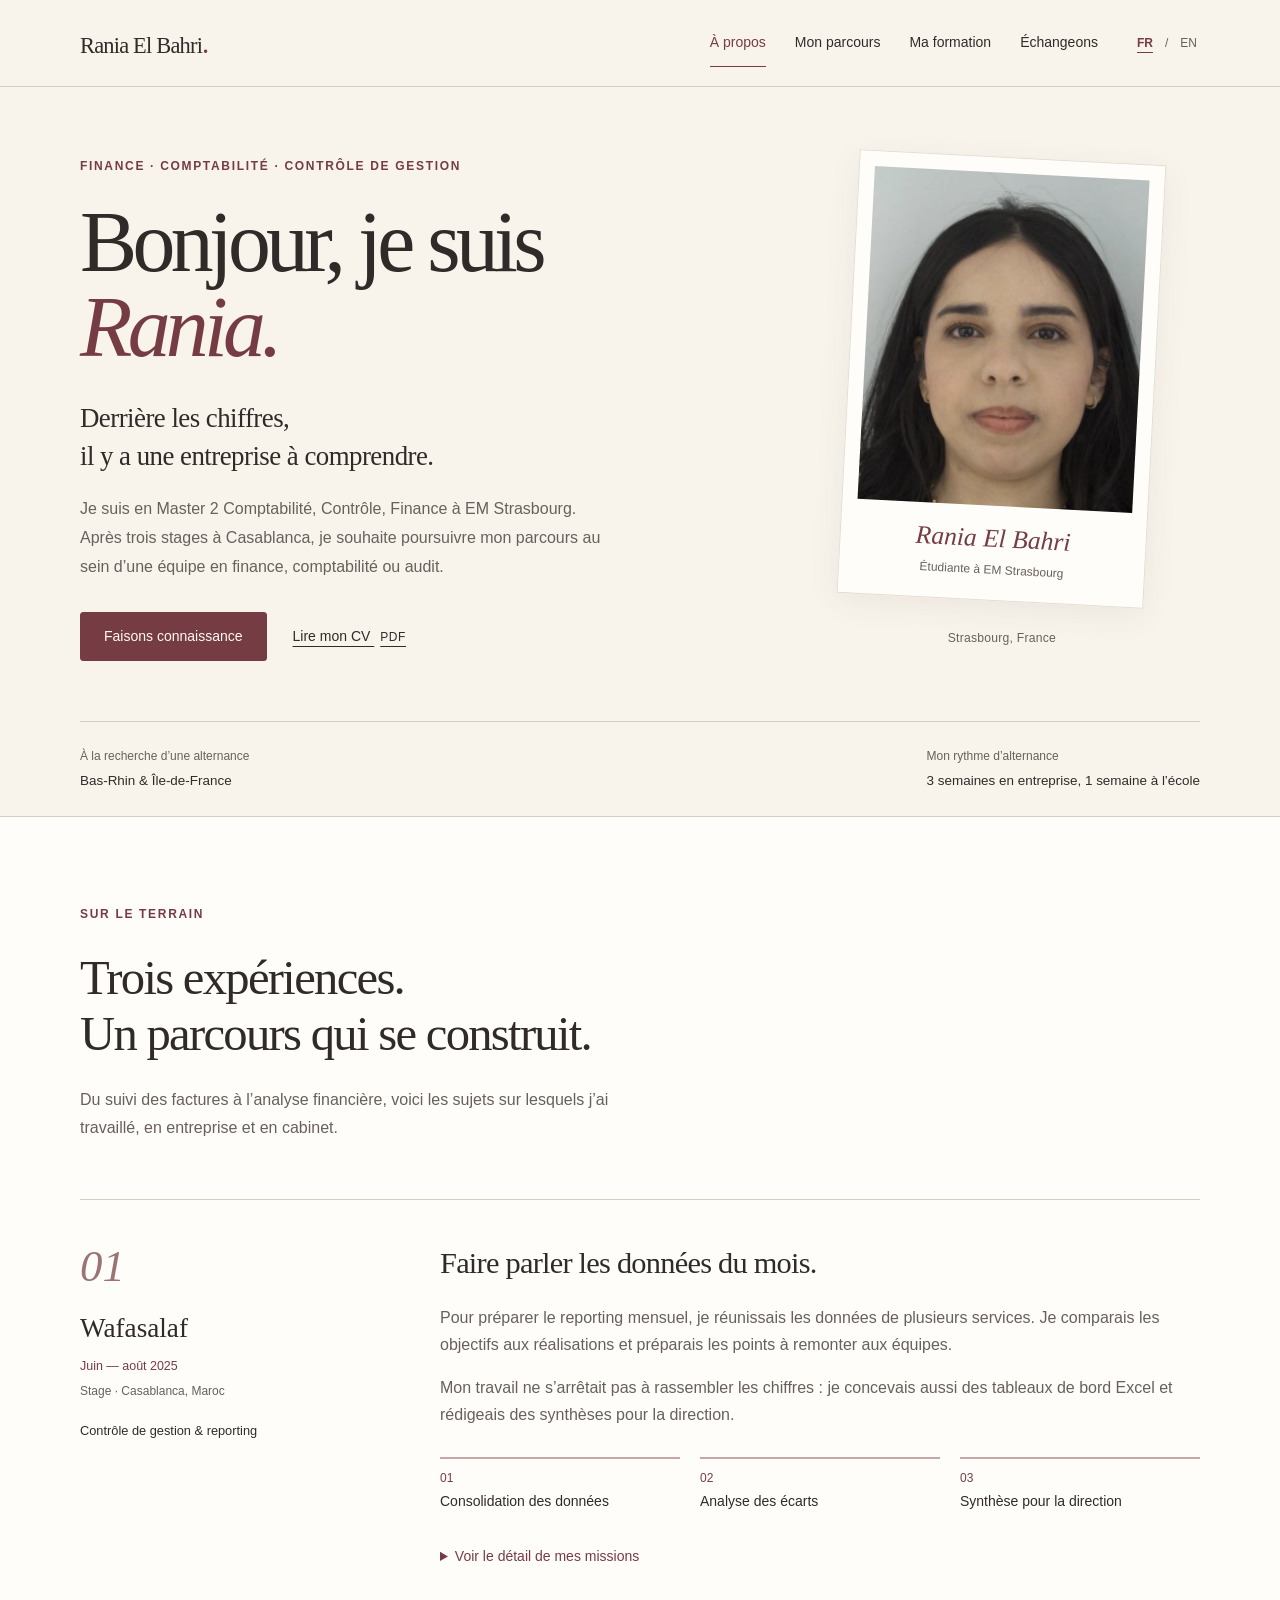
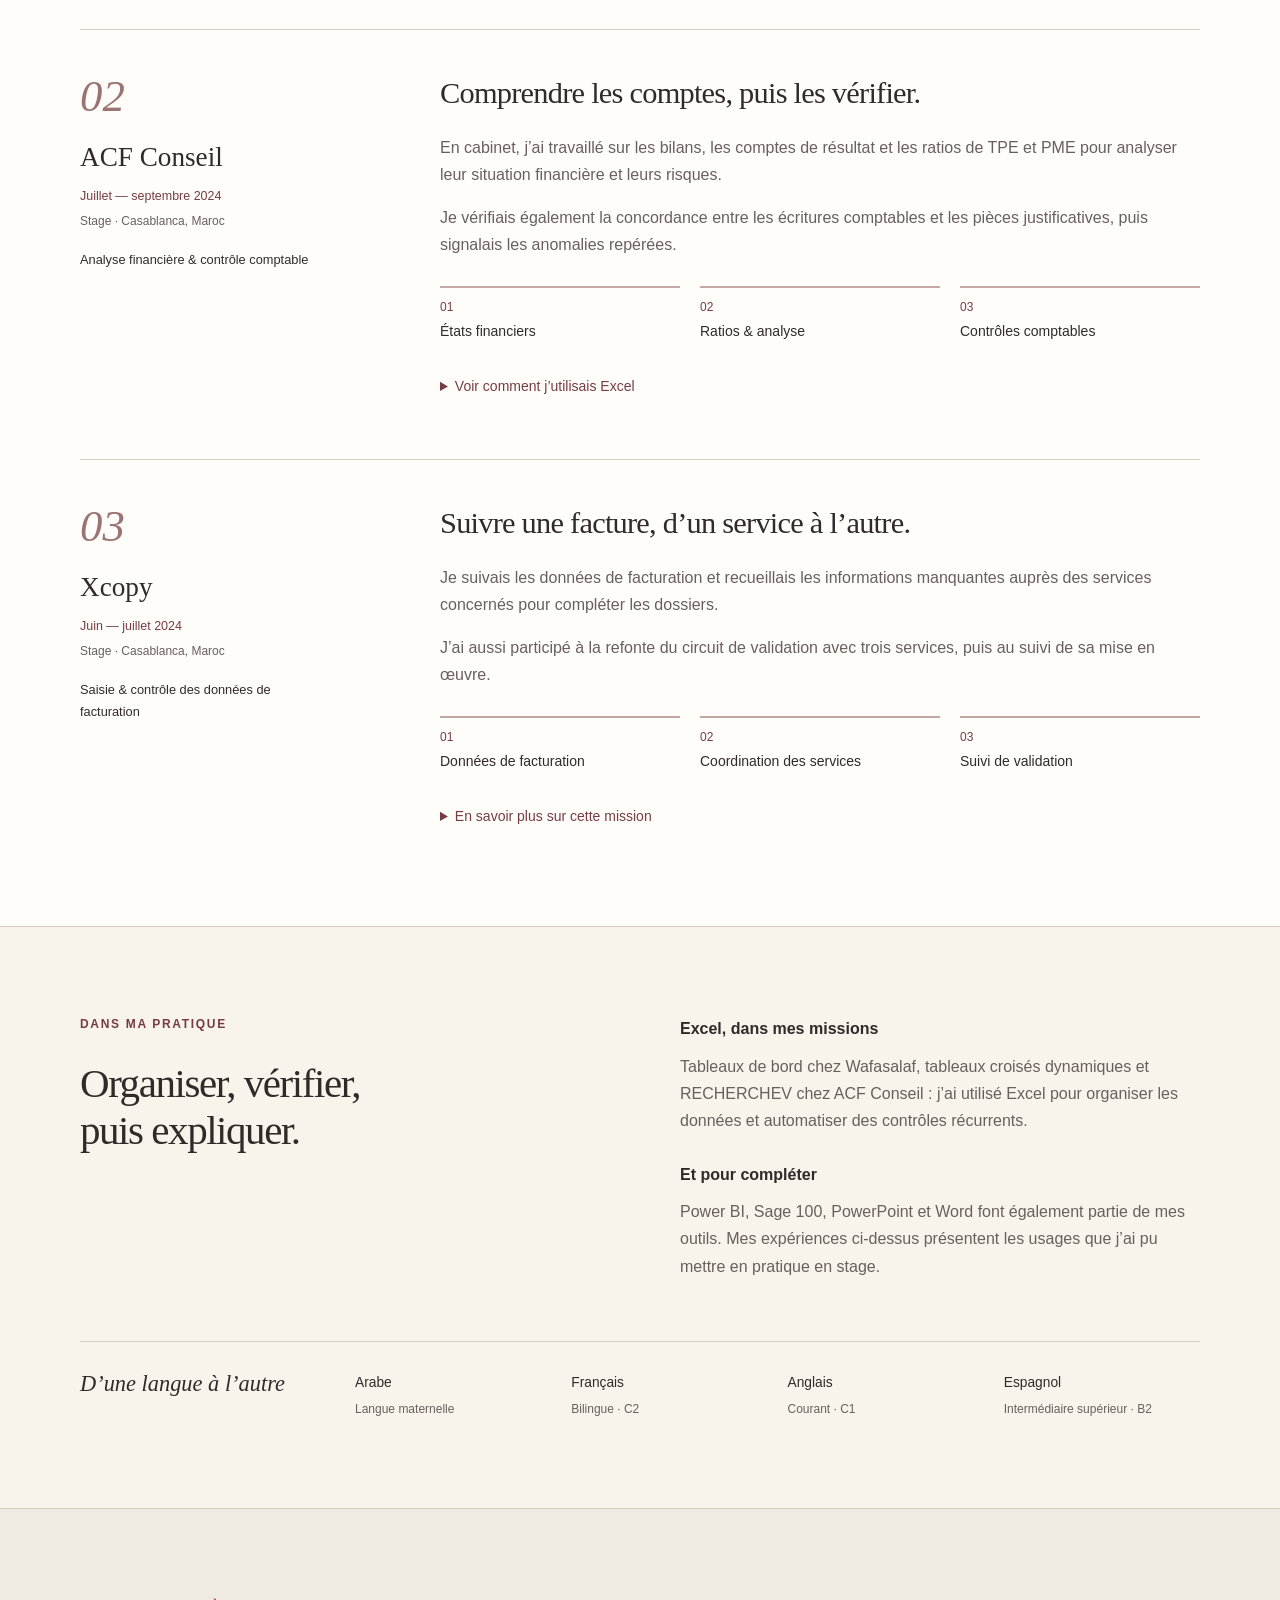
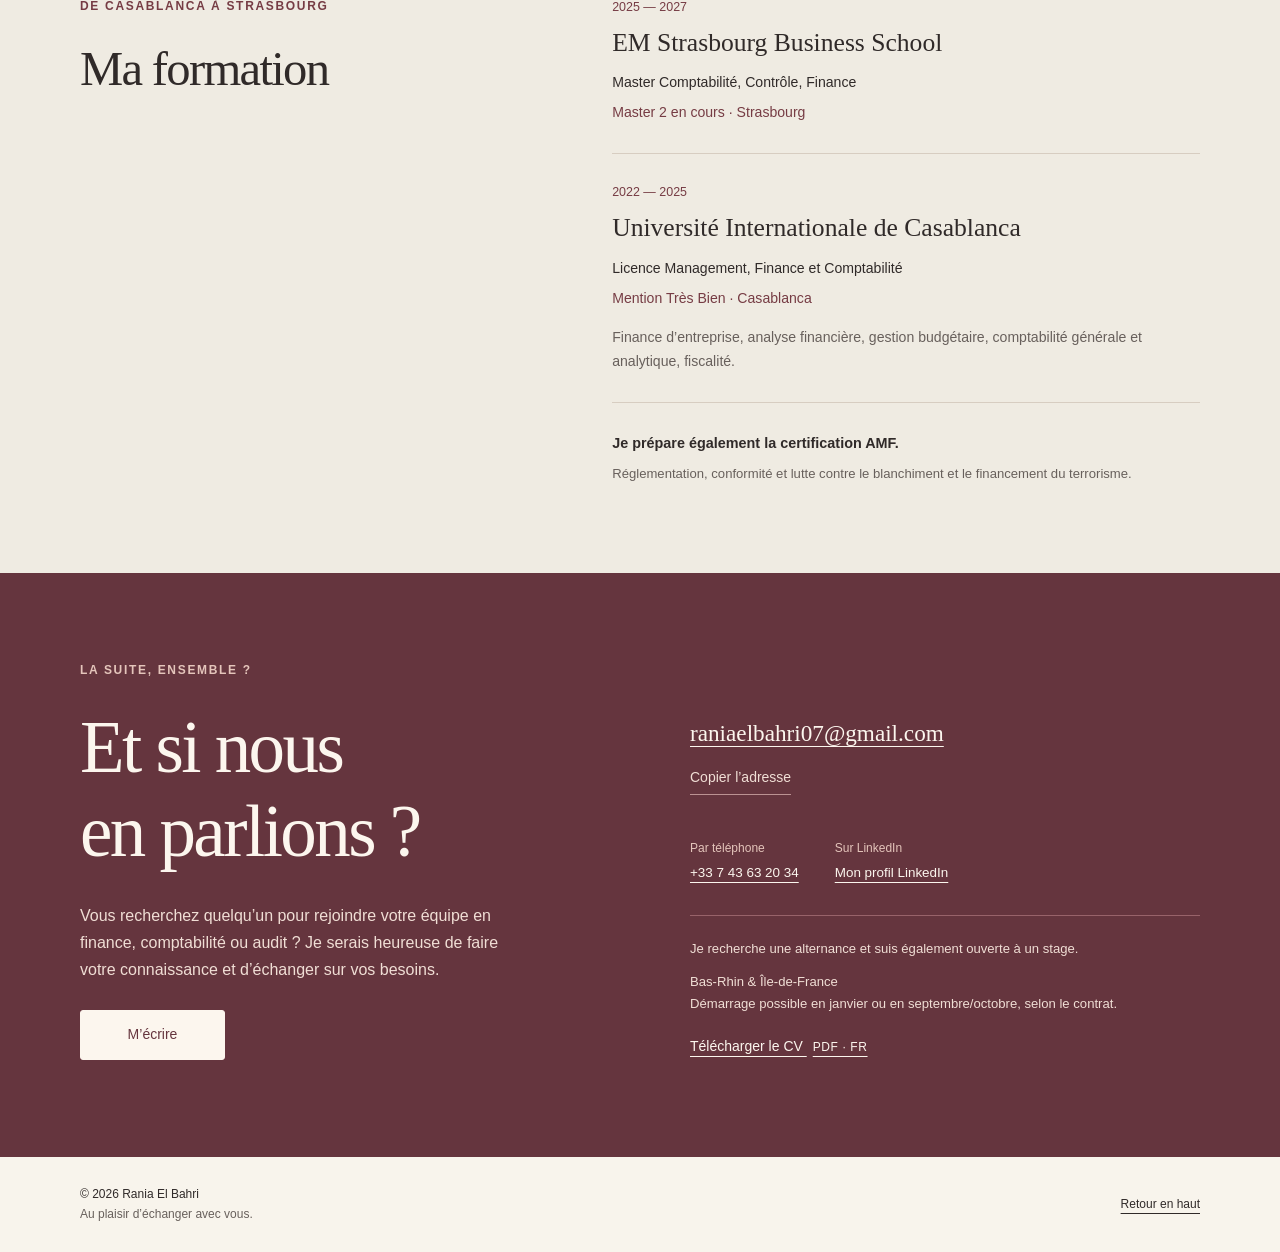
<file: index.html>
<!doctype html>
<html lang="fr">
  <head>
    <meta charset="utf-8" />
    <meta name="viewport" content="width=device-width, initial-scale=1" />
    <title>Rania El Bahri | Finance, comptabilité et alternance</title>
    <meta
      name="description"
      content="Rania El Bahri, Master 2 Comptabilité, Contrôle, Finance à EM Strasbourg. Recherche d’alternance en Bas-Rhin ou Île-de-France. Rythme : 3 semaines en entreprise / 1 semaine à l’école."
    />
    <meta name="theme-color" content="#763c44" />
    <meta name="referrer" content="strict-origin-when-cross-origin" />
    <link rel="canonical" href="https://ran0517.github.io/portfolio/" />
    <link
      rel="alternate"
      hreflang="fr"
      href="https://ran0517.github.io/portfolio/"
    />
    <link
      rel="alternate"
      hreflang="en"
      href="https://ran0517.github.io/portfolio/en.html"
    />
    <link
      rel="alternate"
      hreflang="x-default"
      href="https://ran0517.github.io/portfolio/"
    />
    <meta property="og:type" content="profile" />
    <meta
      property="og:title"
      content="Rania El Bahri | Finance, comptabilité et alternance"
    />
    <meta
      property="og:description"
      content="Rania El Bahri, Master 2 Comptabilité, Contrôle, Finance à EM Strasbourg. Recherche d’alternance en Bas-Rhin ou Île-de-France. Rythme : 3 semaines en entreprise / 1 semaine à l’école."
    />
    <meta property="og:url" content="https://ran0517.github.io/portfolio/" />
    <meta property="og:locale" content="fr_FR" />
    <meta property="og:locale:alternate" content="en_GB" />
    <meta
      property="og:image"
      content="https://ran0517.github.io/portfolio/social-fr.png"
    />
    <meta property="og:image:width" content="1200" />
    <meta property="og:image:height" content="630" />
    <meta
      property="og:image:alt"
      content="Rania El Bahri — Analyse financière · Contrôle de gestion · Comptabilité — Alternance"
    />
    <meta name="twitter:card" content="summary_large_image" />
    <meta
      name="twitter:title"
      content="Rania El Bahri | Finance, comptabilité et alternance"
    />
    <meta
      name="twitter:description"
      content="Rania El Bahri, Master 2 Comptabilité, Contrôle, Finance à EM Strasbourg. Recherche d’alternance en Bas-Rhin ou Île-de-France. Rythme : 3 semaines en entreprise / 1 semaine à l’école."
    />
    <meta
      name="twitter:image"
      content="https://ran0517.github.io/portfolio/social-fr.png"
    />
    <meta
      name="twitter:image:alt"
      content="Rania El Bahri — Analyse financière · Contrôle de gestion · Comptabilité — Alternance"
    />
    <link rel="icon" href="favicon.svg" type="image/svg+xml" />
    <script>
      document.documentElement.classList.add("menu-pending");
      window.addEventListener(
        "error",
        (event) => {
          if (
            event.target instanceof HTMLScriptElement &&
            event.target.getAttribute("src") === "main.js"
          ) {
            document.documentElement.classList.remove("menu-pending");
          }
        },
        true,
      );
    </script>
    <link rel="stylesheet" href="styles.css" />
    <script src="main.js" defer></script>
    <script type="application/ld+json">
      {
        "@context": "https://schema.org",
        "@type": "Person",
        "name": "Rania El Bahri",
        "url": "https://ran0517.github.io/portfolio/",
        "sameAs": ["https://www.linkedin.com/in/rania-el-bahri-a7a823311/"]
      }
    </script>
  </head>
  <body id="top">
    <a class="skip-link" href="#main-content">Aller au contenu principal</a>
    <header class="site-header">
      <nav class="nav container" aria-label="Navigation principale">
        <a class="brand" href="#top"
          >Rania El Bahri<span class="brand-dot" aria-hidden="true">.</span></a
        >
        <div class="language-switch" role="group" aria-label="Langue">
          <a href="index.html" lang="fr" hreflang="fr" aria-current="page">FR</a
          ><span aria-hidden="true">/</span
          ><a href="en.html" lang="en" hreflang="en">EN</a>
        </div>
        <button
          class="menu-button"
          type="button"
          aria-expanded="false"
          aria-controls="nav-panel"
          data-open="Ouvrir le menu"
          data-close="Fermer le menu"
          aria-label="Ouvrir le menu"
          hidden
        >
          Menu<span aria-hidden="true"> +</span>
        </button>
        <div class="nav-panel" id="nav-panel">
          <ul class="nav-links">
            <li><a href="#profil">À propos</a></li>
            <li><a href="#parcours">Mon parcours</a></li>
            <li><a href="#formation">Ma formation</a></li>
            <li><a href="#contact">Échangeons</a></li>
          </ul>
        </div>
      </nav>
    </header>
    <main id="main-content" tabindex="-1">
      <section class="hero container" id="profil" aria-labelledby="hero-title">
        <div class="hero-copy">
          <p class="eyebrow">FINANCE · COMPTABILITÉ · CONTRÔLE DE GESTION</p>
          <h1 id="hero-title">Bonjour, je suis<br /><em>Rania.</em></h1>
          <p class="hero-lead">
            Derrière les chiffres,<br />il y a une entreprise à comprendre.
          </p>
          <p class="hero-bio">
            Je suis en Master 2 Comptabilité, Contrôle, Finance à EM Strasbourg.
            Après trois stages à Casablanca, je souhaite poursuivre mon parcours
            au sein d’une équipe en finance, comptabilité ou audit.
          </p>
          <div class="cta-group">
            <a class="button" href="#contact">Faisons connaissance</a
            ><a
              class="text-link"
              href="CV_Rania_El_Bahri_FR.pdf"
              target="_blank"
              rel="noopener noreferrer"
              >Lire mon CV <span class="small">PDF</span
              ><span class="sr-only"> (nouvel onglet)</span></a
            >
          </div>
        </div>
        <div class="identity">
          <figure class="portrait-paper">
            <picture
              ><source srcset="portrait.webp" type="image/webp" />
              <img
                src="portrait.png"
                width="228"
                height="276"
                alt="Portrait de Rania El Bahri"
                fetchpriority="high"
            /></picture>
            <figcaption>
              <span>Rania El Bahri</span
              ><small>Étudiante à EM Strasbourg</small>
            </figcaption>
          </figure>
          <p class="portrait-note">Strasbourg, France</p>
        </div>
        <div class="availability-strip" id="alternance" tabindex="-1">
          <div>
            <p class="strip-label">À la recherche d’une alternance</p>
            <p>Bas-Rhin &amp; Île-de-France</p>
          </div>
          <div>
            <p class="strip-label">Mon rythme d’alternance</p>
            <p>3 semaines en entreprise, 1 semaine à l’école</p>
          </div>
        </div>
      </section>
      <section
        class="section experience-section"
        id="parcours"
        aria-labelledby="experience-title"
      >
        <div class="container">
          <div class="section-heading">
            <p class="eyebrow">SUR LE TERRAIN</p>
            <h2 id="experience-title">
              Trois expériences.<br />Un parcours qui se construit.
            </h2>
            <p class="section-intro">
              Du suivi des factures à l’analyse financière, voici les sujets sur
              lesquels j’ai travaillé, en entreprise et en cabinet.
            </p>
          </div>
          <div id="projets" class="experience-list">
            <article class="experience-row">
              <div class="experience-meta">
                <span class="chapter-number" aria-hidden="true">01</span>
                <p class="organisation">Wafasalaf</p>
                <p class="experience-date">Juin — août 2025</p>
                <p class="location">Stage · Casablanca, Maroc</p>
                <p class="job-role">Contrôle de gestion &amp; reporting</p>
              </div>
              <div class="experience-story">
                <h3>Faire parler les données du mois.</h3>
                <p>
                  Pour préparer le reporting mensuel, je réunissais les données
                  de plusieurs services. Je comparais les objectifs aux
                  réalisations et préparais les points à remonter aux équipes.
                </p>
                <p>
                  Mon travail ne s’arrêtait pas à rassembler les chiffres : je
                  concevais aussi des tableaux de bord Excel et rédigeais des
                  synthèses pour la direction.
                </p>
                <ol class="work-steps">
                  <li>Consolidation des données</li>
                  <li>Analyse des écarts</li>
                  <li>Synthèse pour la direction</li>
                </ol>
                <details>
                  <summary>
                    Voir le détail de mes missions<span class="sr-only">
                      — Wafasalaf</span
                    >
                  </summary>
                  <div class="detail-content">
                    <p>
                      J’effectuais également des contrôles de qualité sur la
                      base clients, notamment pour repérer les doublons et les
                      incohérences.
                    </p>
                  </div>
                </details>
              </div>
            </article>
            <article class="experience-row">
              <div class="experience-meta">
                <span class="chapter-number" aria-hidden="true">02</span>
                <p class="organisation">ACF Conseil</p>
                <p class="experience-date">Juillet — septembre 2024</p>
                <p class="location">Stage · Casablanca, Maroc</p>
                <p class="job-role">
                  Analyse financière &amp; contrôle comptable
                </p>
              </div>
              <div class="experience-story">
                <h3>Comprendre les comptes, puis les vérifier.</h3>
                <p>
                  En cabinet, j’ai travaillé sur les bilans, les comptes de
                  résultat et les ratios de TPE et PME pour analyser leur
                  situation financière et leurs risques.
                </p>
                <p>
                  Je vérifiais également la concordance entre les écritures
                  comptables et les pièces justificatives, puis signalais les
                  anomalies repérées.
                </p>
                <ol class="work-steps">
                  <li>États financiers</li>
                  <li>Ratios &amp; analyse</li>
                  <li>Contrôles comptables</li>
                </ol>
                <details>
                  <summary>
                    Voir comment j’utilisais Excel<span class="sr-only">
                      — ACF Conseil</span
                    >
                  </summary>
                  <div class="detail-content">
                    <p>
                      J’ai automatisé des contrôles récurrents avec des tableaux
                      croisés dynamiques et RECHERCHEV. Ce travail associait
                      lecture des comptes, traitement des données et
                      vérification des pièces.
                    </p>
                  </div>
                </details>
              </div>
            </article>
            <article class="experience-row">
              <div class="experience-meta">
                <span class="chapter-number" aria-hidden="true">03</span>
                <p class="organisation">Xcopy</p>
                <p class="experience-date">Juin — juillet 2024</p>
                <p class="location">Stage · Casablanca, Maroc</p>
                <p class="job-role">
                  Saisie &amp; contrôle des données de facturation
                </p>
              </div>
              <div class="experience-story">
                <h3>Suivre une facture, d’un service à l’autre.</h3>
                <p>
                  Je suivais les données de facturation et recueillais les
                  informations manquantes auprès des services concernés pour
                  compléter les dossiers.
                </p>
                <p>
                  J’ai aussi participé à la refonte du circuit de validation
                  avec trois services, puis au suivi de sa mise en œuvre.
                </p>
                <ol class="work-steps">
                  <li>Données de facturation</li>
                  <li>Coordination des services</li>
                  <li>Suivi de validation</li>
                </ol>
                <details>
                  <summary>
                    En savoir plus sur cette mission<span class="sr-only">
                      — Xcopy</span
                    >
                  </summary>
                  <div class="detail-content">
                    <p>
                      Cette mission réunissait contrôle des données, échanges
                      entre services et suivi du traitement des fiches de
                      facturation.
                    </p>
                  </div>
                </details>
              </div>
            </article>
          </div>
        </div>
      </section>
      <section
        class="section skills-section"
        id="competences"
        aria-labelledby="skills-title"
      >
        <div class="container practice-grid">
          <div>
            <p class="eyebrow">DANS MA PRATIQUE</p>
            <h2 id="skills-title">Organiser, vérifier,<br />puis expliquer.</h2>
          </div>
          <div class="practice-text">
            <h3>Excel, dans mes missions</h3>
            <p>
              Tableaux de bord chez Wafasalaf, tableaux croisés dynamiques et
              RECHERCHEV chez ACF Conseil : j’ai utilisé Excel pour organiser
              les données et automatiser des contrôles récurrents.
            </p>
            <h3>Et pour compléter</h3>
            <p>
              Power BI, Sage 100, PowerPoint et Word font également partie de
              mes outils. Mes expériences ci-dessus présentent les usages que
              j’ai pu mettre en pratique en stage.
            </p>
          </div>
          <div class="languages">
            <h3>D’une langue à l’autre</h3>
            <dl>
              <div>
                <dt>Arabe</dt>
                <dd>Langue maternelle</dd>
              </div>
              <div>
                <dt>Français</dt>
                <dd>Bilingue · C2</dd>
              </div>
              <div>
                <dt>Anglais</dt>
                <dd>Courant · C1</dd>
              </div>
              <div>
                <dt>Espagnol</dt>
                <dd>Intermédiaire supérieur · B2</dd>
              </div>
            </dl>
          </div>
        </div>
      </section>
      <section
        class="section education-section"
        id="formation"
        aria-labelledby="education-title"
      >
        <div class="container education-layout">
          <div>
            <p class="eyebrow">DE CASABLANCA À STRASBOURG</p>
            <h2 id="education-title">Ma formation</h2>
          </div>
          <div>
            <article class="education-row">
              <p class="experience-date">2025 — 2027</p>
              <h3>EM Strasbourg Business School</h3>
              <p>Master Comptabilité, Contrôle, Finance</p>
              <p class="education-note">Master 2 en cours · Strasbourg</p>
            </article>
            <article class="education-row">
              <p class="experience-date">2022 — 2025</p>
              <h3>Université Internationale de Casablanca</h3>
              <p>Licence Management, Finance et Comptabilité</p>
              <p class="education-note">Mention Très Bien · Casablanca</p>
              <p class="courses">
                Finance d’entreprise, analyse financière, gestion budgétaire,
                comptabilité générale et analytique, fiscalité.
              </p>
            </article>
            <aside class="certification">
              <h3>Je prépare également la certification AMF.</h3>
              <p>
                Réglementation, conformité et lutte contre le blanchiment et le
                financement du terrorisme.
              </p>
            </aside>
          </div>
        </div>
      </section>
      <section
        class="section contact-section"
        id="contact"
        aria-labelledby="contact-title"
      >
        <div class="container contact-grid">
          <div>
            <p class="eyebrow">LA SUITE, ENSEMBLE ?</p>
            <h2 id="contact-title">Et si nous<br />en parlions ?</h2>
            <p class="contact-intro">
              Vous recherchez quelqu’un pour rejoindre votre équipe en finance,
              comptabilité ou audit ? Je serais heureuse de faire votre
              connaissance et d’échanger sur vos besoins.
            </p>
            <a
              class="button button-light"
              href="mailto:raniaelbahri07@gmail.com"
              >M’écrire</a
            >
          </div>
          <div class="contact-details">
            <address>
              <a class="contact-email" href="mailto:raniaelbahri07@gmail.com"
                >raniaelbahri07@gmail.com</a
              ><button
                class="copy-email"
                type="button"
                data-email="raniaelbahri07@gmail.com"
                data-success="Adresse email copiée."
                data-failure="La copie n’est pas disponible. Vous pouvez sélectionner l’adresse ci-dessus."
                aria-describedby="copy-status"
                hidden
              >
                Copier l’adresse
              </button>
              <p
                class="copy-status"
                id="copy-status"
                role="status"
                aria-live="polite"
                aria-atomic="true"
              ></p>
              <dl>
                <div>
                  <dt>Par téléphone</dt>
                  <dd>
                    <a href="tel:+33743632034"
                      >+33&nbsp;7&nbsp;43&nbsp;63&nbsp;20&nbsp;34</a
                    >
                  </dd>
                </div>
                <div>
                  <dt>Sur LinkedIn</dt>
                  <dd>
                    <a
                      href="https://www.linkedin.com/in/rania-el-bahri-a7a823311/"
                      target="_blank"
                      rel="noopener noreferrer"
                      >Mon profil LinkedIn<span class="sr-only">
                        (nouvel onglet)</span
                      ></a
                    >
                  </dd>
                </div>
              </dl>
            </address>
            <div class="contact-availability">
              <p>
                Je recherche une alternance et suis également ouverte à un
                stage.
              </p>
              <p>
                Bas-Rhin &amp; Île-de-France<br />Démarrage possible en janvier
                ou en septembre/octobre, selon le contrat.
              </p>
              <a class="text-link" href="CV_Rania_El_Bahri_FR.pdf" download
                >Télécharger le CV <span class="small">PDF · FR</span></a
              >
            </div>
          </div>
        </div>
      </section>
    </main>
    <footer class="site-footer">
      <div class="container footer-inner">
        <p>
          © 2026 Rania El Bahri<span>Au plaisir d’échanger avec vous.</span>
        </p>
        <a class="back-to-top" href="#top">Retour en haut</a>
      </div>
    </footer>
  </body>
</html>
</file>
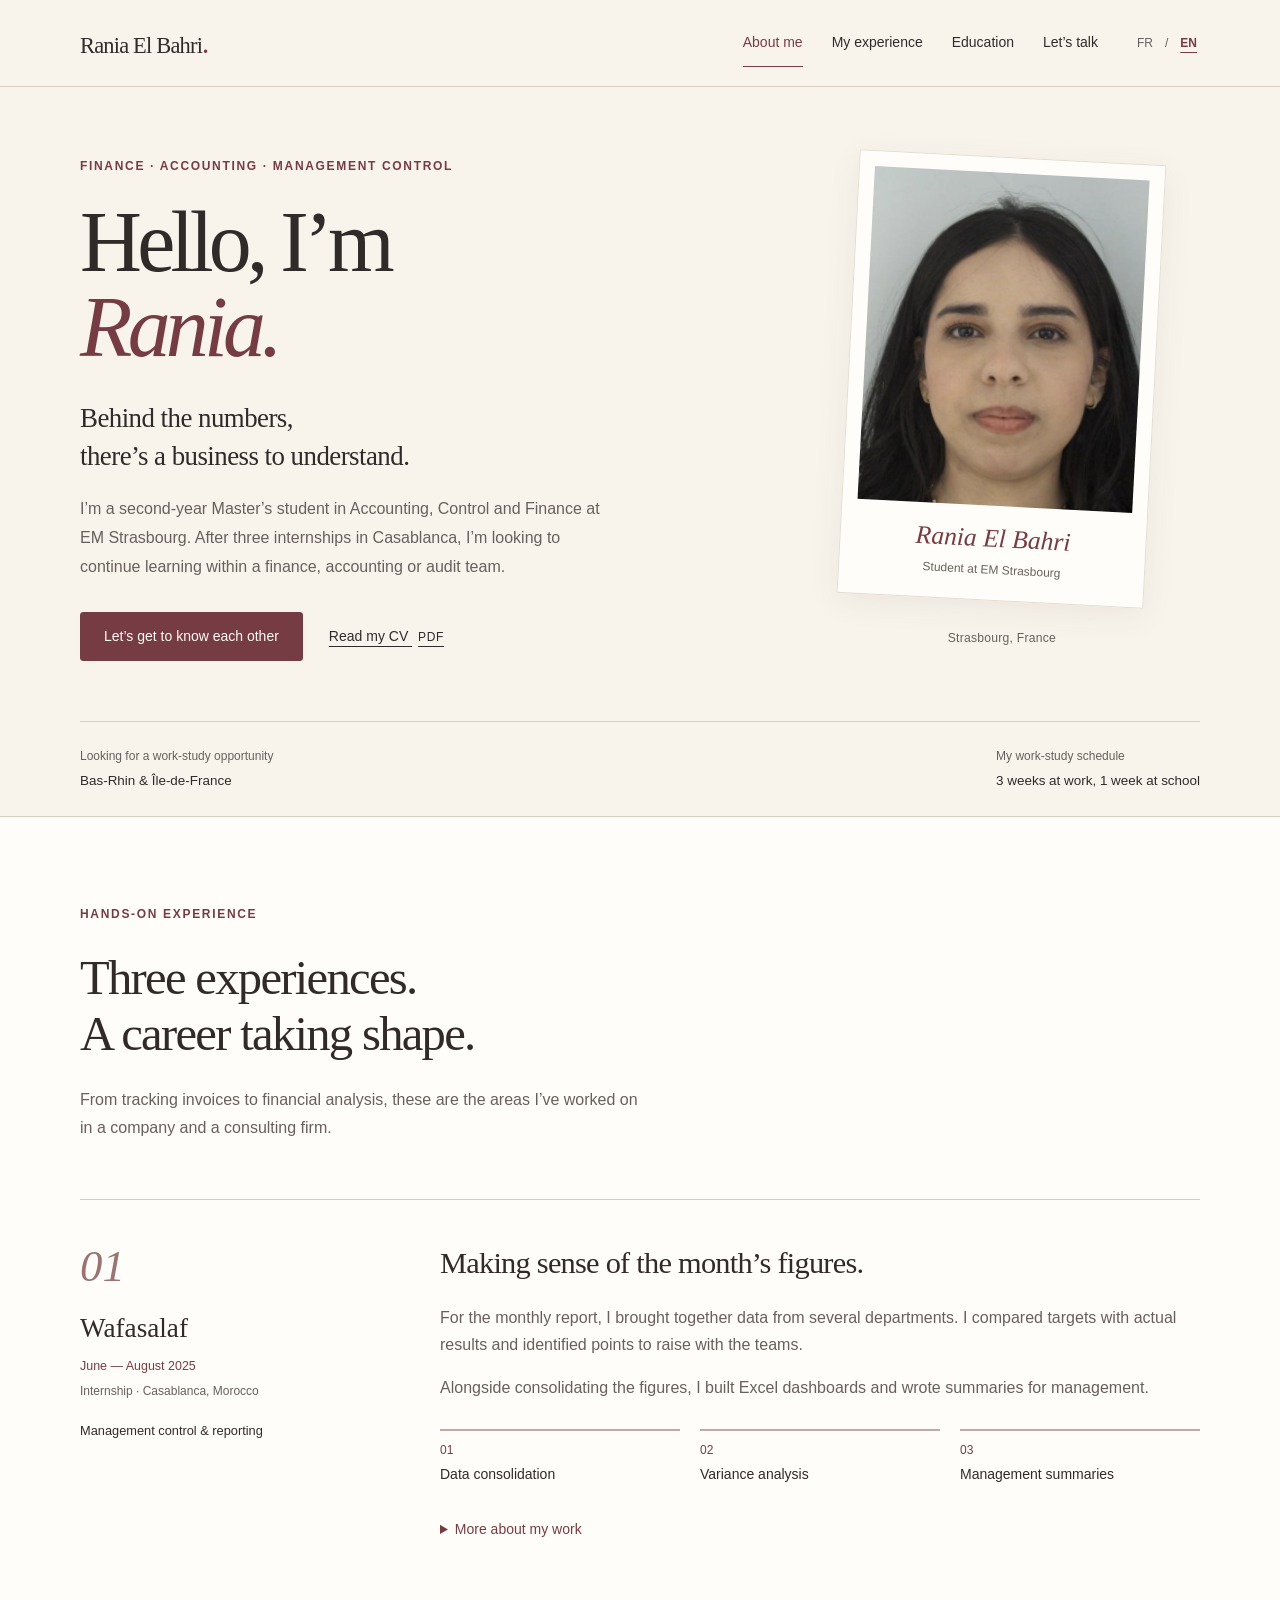
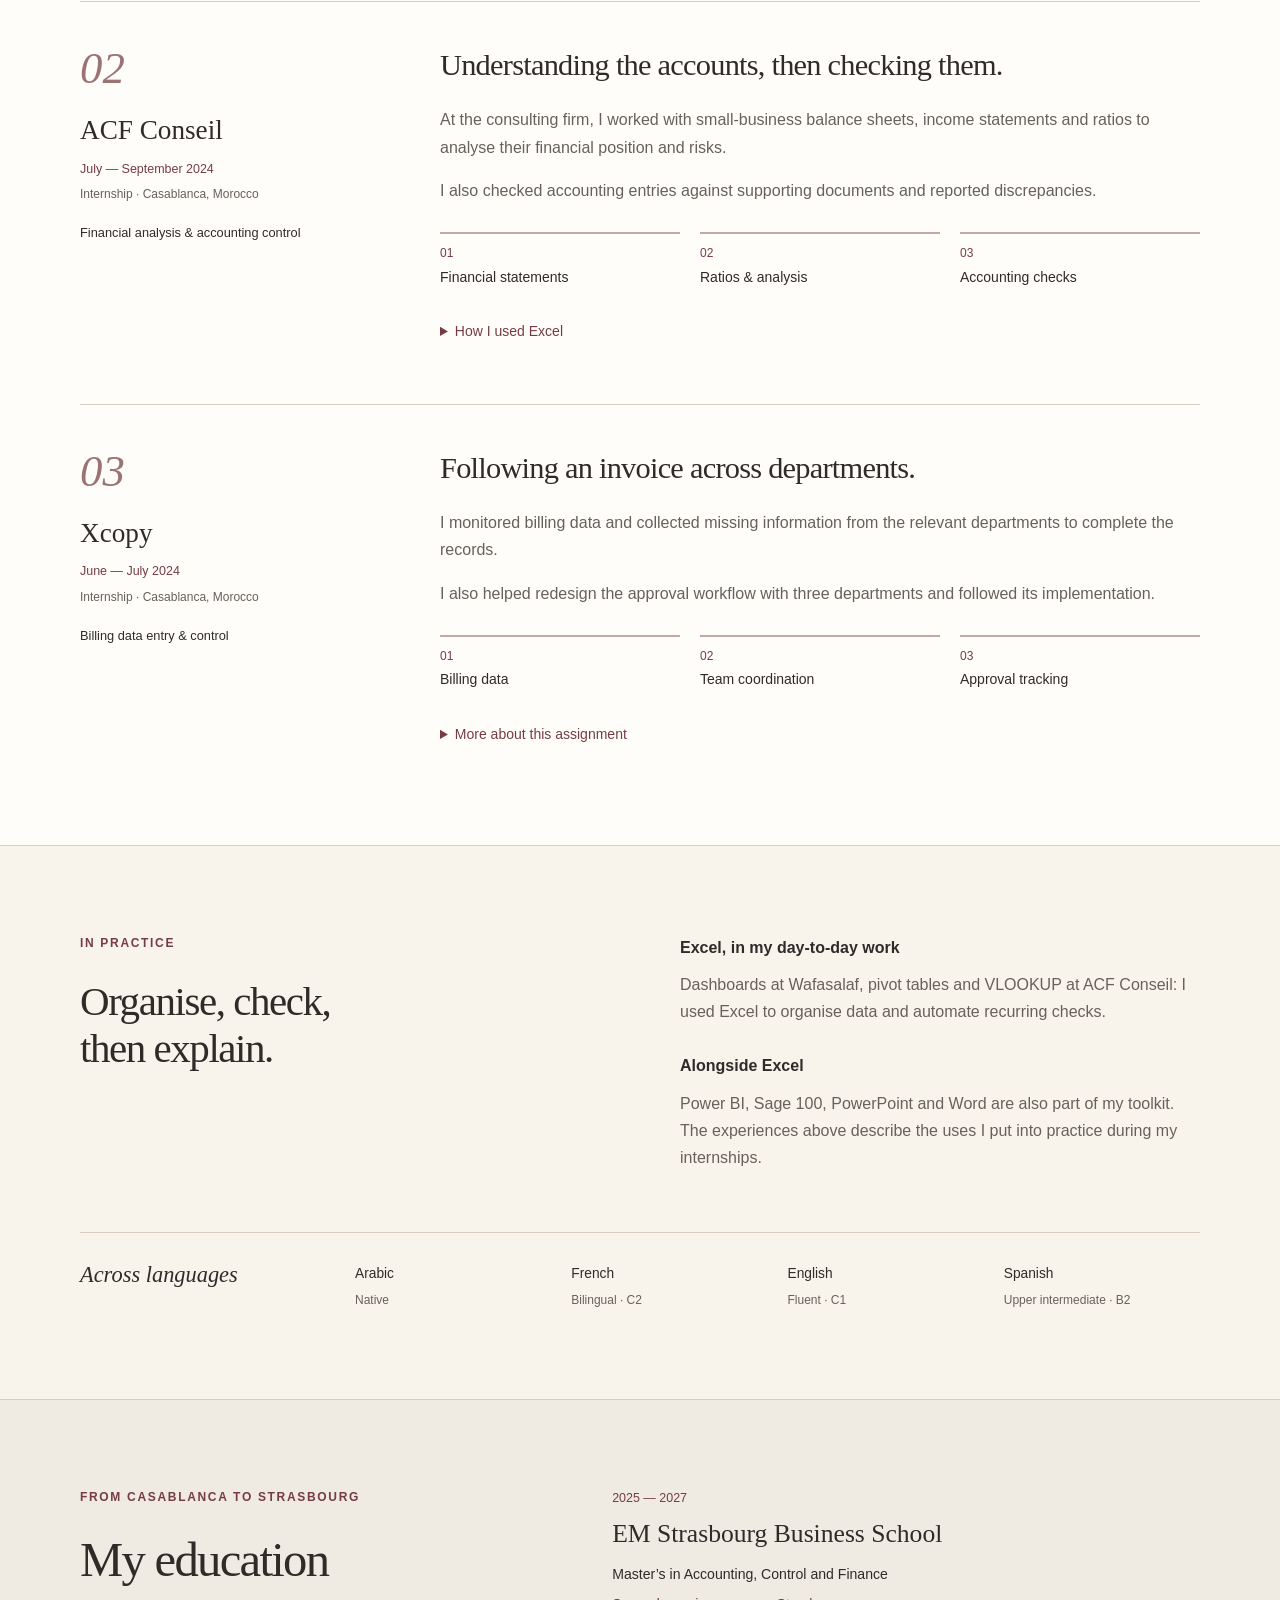
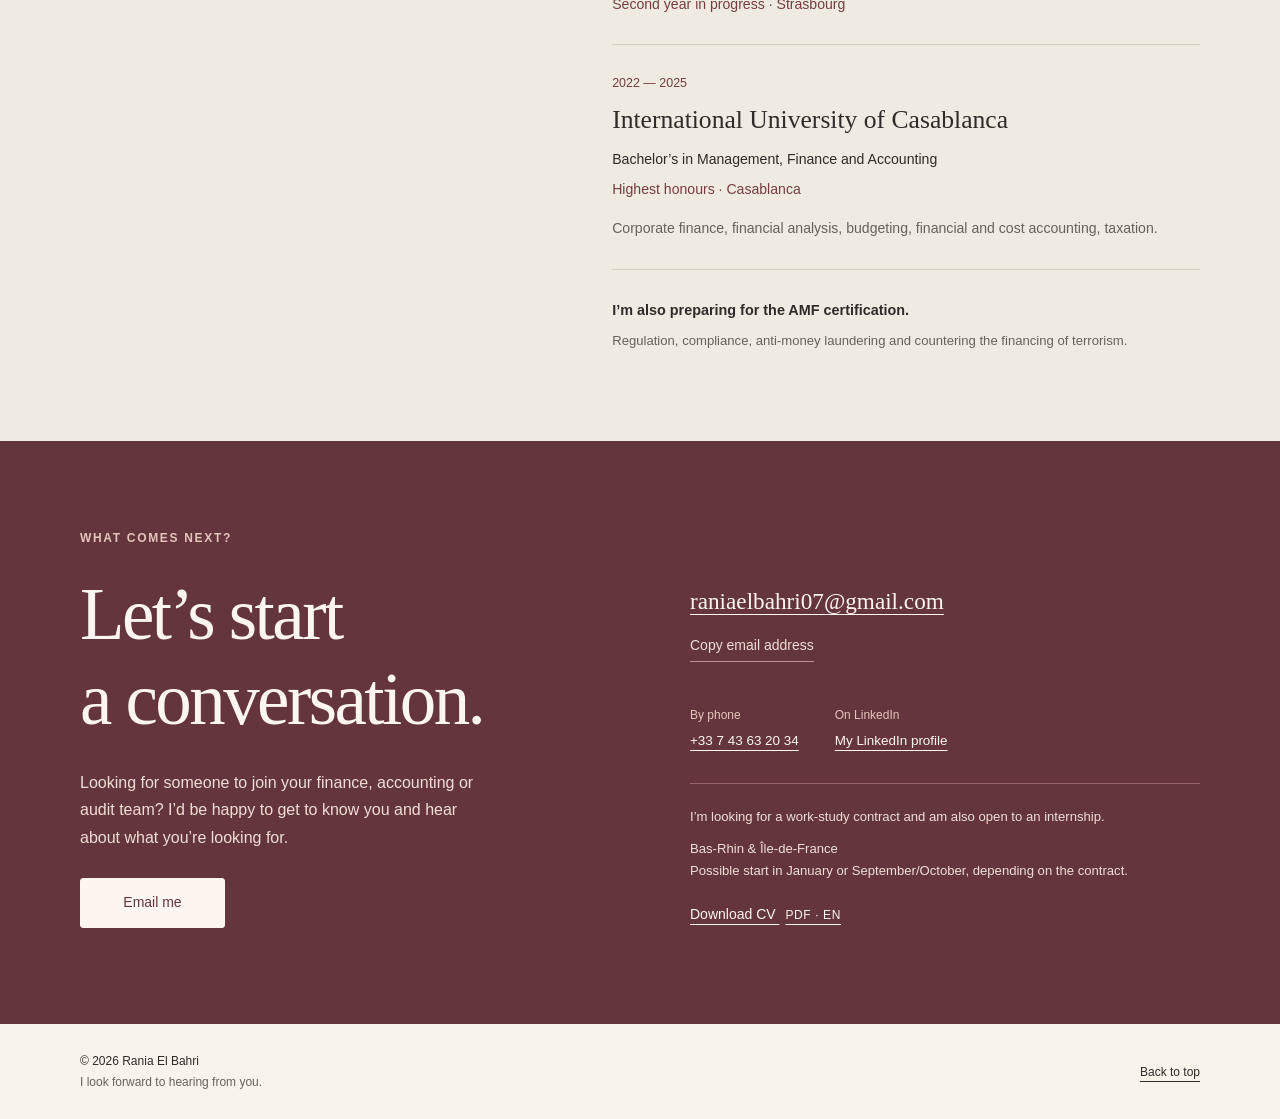
<file: en.html>
<!doctype html>
<html lang="en">
  <head>
    <meta charset="utf-8" />
    <meta name="viewport" content="width=device-width, initial-scale=1" />
    <title>Rania El Bahri | Finance, accounting and work-study</title>
    <meta
      name="description"
      content="Rania El Bahri, second-year Master’s student in Accounting, Control and Finance at EM Strasbourg. Seeking a work-study placement in Bas-Rhin or Île-de-France. Schedule: 3 weeks with the employer / 1 week at school."
    />
    <meta name="theme-color" content="#763c44" />
    <meta name="referrer" content="strict-origin-when-cross-origin" />
    <link rel="canonical" href="https://ran0517.github.io/portfolio/en.html" />
    <link
      rel="alternate"
      hreflang="fr"
      href="https://ran0517.github.io/portfolio/"
    />
    <link
      rel="alternate"
      hreflang="en"
      href="https://ran0517.github.io/portfolio/en.html"
    />
    <link
      rel="alternate"
      hreflang="x-default"
      href="https://ran0517.github.io/portfolio/"
    />
    <meta property="og:type" content="profile" />
    <meta
      property="og:title"
      content="Rania El Bahri | Finance, accounting and work-study"
    />
    <meta
      property="og:description"
      content="Rania El Bahri, second-year Master’s student in Accounting, Control and Finance at EM Strasbourg. Seeking a work-study placement in Bas-Rhin or Île-de-France. Schedule: 3 weeks with the employer / 1 week at school."
    />
    <meta
      property="og:url"
      content="https://ran0517.github.io/portfolio/en.html"
    />
    <meta property="og:locale" content="en_GB" />
    <meta property="og:locale:alternate" content="fr_FR" />
    <meta
      property="og:image"
      content="https://ran0517.github.io/portfolio/social-en.png"
    />
    <meta property="og:image:width" content="1200" />
    <meta property="og:image:height" content="630" />
    <meta
      property="og:image:alt"
      content="Rania El Bahri — Financial analysis · Management control · Accounting — Work-study placement"
    />
    <meta name="twitter:card" content="summary_large_image" />
    <meta
      name="twitter:title"
      content="Rania El Bahri | Finance, accounting and work-study"
    />
    <meta
      name="twitter:description"
      content="Rania El Bahri, second-year Master’s student in Accounting, Control and Finance at EM Strasbourg. Seeking a work-study placement in Bas-Rhin or Île-de-France. Schedule: 3 weeks with the employer / 1 week at school."
    />
    <meta
      name="twitter:image"
      content="https://ran0517.github.io/portfolio/social-en.png"
    />
    <meta
      name="twitter:image:alt"
      content="Rania El Bahri — Financial analysis · Management control · Accounting — Work-study placement"
    />
    <link rel="icon" href="favicon.svg" type="image/svg+xml" />
    <script>
      document.documentElement.classList.add("menu-pending");
      window.addEventListener(
        "error",
        (event) => {
          if (
            event.target instanceof HTMLScriptElement &&
            event.target.getAttribute("src") === "main.js"
          ) {
            document.documentElement.classList.remove("menu-pending");
          }
        },
        true,
      );
    </script>
    <link rel="stylesheet" href="styles.css" />
    <script src="main.js" defer></script>
    <script type="application/ld+json">
      {
        "@context": "https://schema.org",
        "@type": "Person",
        "name": "Rania El Bahri",
        "url": "https://ran0517.github.io/portfolio/",
        "sameAs": ["https://www.linkedin.com/in/rania-el-bahri-a7a823311/"]
      }
    </script>
  </head>
  <body id="top">
    <a class="skip-link" href="#main-content">Skip to main content</a>
    <header class="site-header">
      <nav class="nav container" aria-label="Main navigation">
        <a class="brand" href="#top"
          >Rania El Bahri<span class="brand-dot" aria-hidden="true">.</span></a
        >
        <div class="language-switch" role="group" aria-label="Language">
          <a href="index.html" lang="fr" hreflang="fr">FR</a
          ><span aria-hidden="true">/</span
          ><a href="en.html" lang="en" hreflang="en" aria-current="page">EN</a>
        </div>
        <button
          class="menu-button"
          type="button"
          aria-expanded="false"
          aria-controls="nav-panel"
          data-open="Open menu"
          data-close="Close menu"
          aria-label="Open menu"
          hidden
        >
          Menu<span aria-hidden="true"> +</span>
        </button>
        <div class="nav-panel" id="nav-panel">
          <ul class="nav-links">
            <li><a href="#profil">About me</a></li>
            <li><a href="#parcours">My experience</a></li>
            <li><a href="#formation">Education</a></li>
            <li><a href="#contact">Let’s talk</a></li>
          </ul>
        </div>
      </nav>
    </header>
    <main id="main-content" tabindex="-1">
      <section class="hero container" id="profil" aria-labelledby="hero-title">
        <div class="hero-copy">
          <p class="eyebrow">FINANCE · ACCOUNTING · MANAGEMENT CONTROL</p>
          <h1 id="hero-title">Hello, I’m<br /><em>Rania.</em></h1>
          <p class="hero-lead">
            Behind the numbers,<br />there’s a business to understand.
          </p>
          <p class="hero-bio">
            I’m a second-year Master’s student in Accounting, Control and
            Finance at EM Strasbourg. After three internships in Casablanca, I’m
            looking to continue learning within a finance, accounting or audit
            team.
          </p>
          <div class="cta-group">
            <a class="button" href="#contact">Let’s get to know each other</a
            ><a
              class="text-link"
              href="CV_Rania_El_Bahri_EN.pdf"
              target="_blank"
              rel="noopener noreferrer"
              >Read my CV <span class="small">PDF</span
              ><span class="sr-only"> (new tab)</span></a
            >
          </div>
        </div>
        <div class="identity">
          <figure class="portrait-paper">
            <picture
              ><source srcset="portrait.webp" type="image/webp" />
              <img
                src="portrait.png"
                width="228"
                height="276"
                alt="Portrait of Rania El Bahri"
                fetchpriority="high"
            /></picture>
            <figcaption>
              <span>Rania El Bahri</span><small>Student at EM Strasbourg</small>
            </figcaption>
          </figure>
          <p class="portrait-note">Strasbourg, France</p>
        </div>
        <div class="availability-strip" id="alternance" tabindex="-1">
          <div>
            <p class="strip-label">Looking for a work-study opportunity</p>
            <p>Bas-Rhin &amp; Île-de-France</p>
          </div>
          <div>
            <p class="strip-label">My work-study schedule</p>
            <p>3 weeks at work, 1 week at school</p>
          </div>
        </div>
      </section>
      <section
        class="section experience-section"
        id="parcours"
        aria-labelledby="experience-title"
      >
        <div class="container">
          <div class="section-heading">
            <p class="eyebrow">HANDS-ON EXPERIENCE</p>
            <h2 id="experience-title">
              Three experiences.<br />A career taking shape.
            </h2>
            <p class="section-intro">
              From tracking invoices to financial analysis, these are the areas
              I’ve worked on in a company and a consulting firm.
            </p>
          </div>
          <div id="projets" class="experience-list">
            <article class="experience-row">
              <div class="experience-meta">
                <span class="chapter-number" aria-hidden="true">01</span>
                <p class="organisation">Wafasalaf</p>
                <p class="experience-date">June — August 2025</p>
                <p class="location">Internship · Casablanca, Morocco</p>
                <p class="job-role">Management control &amp; reporting</p>
              </div>
              <div class="experience-story">
                <h3>Making sense of the month’s figures.</h3>
                <p>
                  For the monthly report, I brought together data from several
                  departments. I compared targets with actual results and
                  identified points to raise with the teams.
                </p>
                <p>
                  Alongside consolidating the figures, I built Excel dashboards
                  and wrote summaries for management.
                </p>
                <ol class="work-steps">
                  <li>Data consolidation</li>
                  <li>Variance analysis</li>
                  <li>Management summaries</li>
                </ol>
                <details>
                  <summary>
                    More about my work<span class="sr-only"> — Wafasalaf</span>
                  </summary>
                  <div class="detail-content">
                    <p>
                      I also checked the quality of the customer database,
                      looking for duplicates and inconsistencies.
                    </p>
                  </div>
                </details>
              </div>
            </article>
            <article class="experience-row">
              <div class="experience-meta">
                <span class="chapter-number" aria-hidden="true">02</span>
                <p class="organisation">ACF Conseil</p>
                <p class="experience-date">July — September 2024</p>
                <p class="location">Internship · Casablanca, Morocco</p>
                <p class="job-role">
                  Financial analysis &amp; accounting control
                </p>
              </div>
              <div class="experience-story">
                <h3>Understanding the accounts, then checking them.</h3>
                <p>
                  At the consulting firm, I worked with small-business balance
                  sheets, income statements and ratios to analyse their
                  financial position and risks.
                </p>
                <p>
                  I also checked accounting entries against supporting documents
                  and reported discrepancies.
                </p>
                <ol class="work-steps">
                  <li>Financial statements</li>
                  <li>Ratios &amp; analysis</li>
                  <li>Accounting checks</li>
                </ol>
                <details>
                  <summary>
                    How I used Excel<span class="sr-only"> — ACF Conseil</span>
                  </summary>
                  <div class="detail-content">
                    <p>
                      I automated recurring checks using pivot tables and
                      VLOOKUP. The work combined reading accounts, processing
                      data and checking supporting documents.
                    </p>
                  </div>
                </details>
              </div>
            </article>
            <article class="experience-row">
              <div class="experience-meta">
                <span class="chapter-number" aria-hidden="true">03</span>
                <p class="organisation">Xcopy</p>
                <p class="experience-date">June — July 2024</p>
                <p class="location">Internship · Casablanca, Morocco</p>
                <p class="job-role">Billing data entry &amp; control</p>
              </div>
              <div class="experience-story">
                <h3>Following an invoice across departments.</h3>
                <p>
                  I monitored billing data and collected missing information
                  from the relevant departments to complete the records.
                </p>
                <p>
                  I also helped redesign the approval workflow with three
                  departments and followed its implementation.
                </p>
                <ol class="work-steps">
                  <li>Billing data</li>
                  <li>Team coordination</li>
                  <li>Approval tracking</li>
                </ol>
                <details>
                  <summary>
                    More about this assignment<span class="sr-only">
                      — Xcopy</span
                    >
                  </summary>
                  <div class="detail-content">
                    <p>
                      This assignment brought together data checks,
                      communication across departments and tracking the
                      processing of billing records.
                    </p>
                  </div>
                </details>
              </div>
            </article>
          </div>
        </div>
      </section>
      <section
        class="section skills-section"
        id="competences"
        aria-labelledby="skills-title"
      >
        <div class="container practice-grid">
          <div>
            <p class="eyebrow">IN PRACTICE</p>
            <h2 id="skills-title">Organise, check,<br />then explain.</h2>
          </div>
          <div class="practice-text">
            <h3>Excel, in my day-to-day work</h3>
            <p>
              Dashboards at Wafasalaf, pivot tables and VLOOKUP at ACF Conseil:
              I used Excel to organise data and automate recurring checks.
            </p>
            <h3>Alongside Excel</h3>
            <p>
              Power BI, Sage 100, PowerPoint and Word are also part of my
              toolkit. The experiences above describe the uses I put into
              practice during my internships.
            </p>
          </div>
          <div class="languages">
            <h3>Across languages</h3>
            <dl>
              <div>
                <dt>Arabic</dt>
                <dd>Native</dd>
              </div>
              <div>
                <dt>French</dt>
                <dd>Bilingual · C2</dd>
              </div>
              <div>
                <dt>English</dt>
                <dd>Fluent · C1</dd>
              </div>
              <div>
                <dt>Spanish</dt>
                <dd>Upper intermediate · B2</dd>
              </div>
            </dl>
          </div>
        </div>
      </section>
      <section
        class="section education-section"
        id="formation"
        aria-labelledby="education-title"
      >
        <div class="container education-layout">
          <div>
            <p class="eyebrow">FROM CASABLANCA TO STRASBOURG</p>
            <h2 id="education-title">My education</h2>
          </div>
          <div>
            <article class="education-row">
              <p class="experience-date">2025 — 2027</p>
              <h3>EM Strasbourg Business School</h3>
              <p>Master’s in Accounting, Control and Finance</p>
              <p class="education-note">Second year in progress · Strasbourg</p>
            </article>
            <article class="education-row">
              <p class="experience-date">2022 — 2025</p>
              <h3>International University of Casablanca</h3>
              <p>Bachelor’s in Management, Finance and Accounting</p>
              <p class="education-note">Highest honours · Casablanca</p>
              <p class="courses">
                Corporate finance, financial analysis, budgeting, financial and
                cost accounting, taxation.
              </p>
            </article>
            <aside class="certification">
              <h3>I’m also preparing for the AMF certification.</h3>
              <p>
                Regulation, compliance, anti-money laundering and countering the
                financing of terrorism.
              </p>
            </aside>
          </div>
        </div>
      </section>
      <section
        class="section contact-section"
        id="contact"
        aria-labelledby="contact-title"
      >
        <div class="container contact-grid">
          <div>
            <p class="eyebrow">WHAT COMES NEXT?</p>
            <h2 id="contact-title">Let’s start<br />a conversation.</h2>
            <p class="contact-intro">
              Looking for someone to join your finance, accounting or audit
              team? I’d be happy to get to know you and hear about what you’re
              looking for.
            </p>
            <a
              class="button button-light"
              href="mailto:raniaelbahri07@gmail.com"
              >Email me</a
            >
          </div>
          <div class="contact-details">
            <address>
              <a class="contact-email" href="mailto:raniaelbahri07@gmail.com"
                >raniaelbahri07@gmail.com</a
              ><button
                class="copy-email"
                type="button"
                data-email="raniaelbahri07@gmail.com"
                data-success="Email address copied."
                data-failure="Copying is unavailable. You can select the email address above."
                aria-describedby="copy-status"
                hidden
              >
                Copy email address
              </button>
              <p
                class="copy-status"
                id="copy-status"
                role="status"
                aria-live="polite"
                aria-atomic="true"
              ></p>
              <dl>
                <div>
                  <dt>By phone</dt>
                  <dd>
                    <a href="tel:+33743632034"
                      >+33&nbsp;7&nbsp;43&nbsp;63&nbsp;20&nbsp;34</a
                    >
                  </dd>
                </div>
                <div>
                  <dt>On LinkedIn</dt>
                  <dd>
                    <a
                      href="https://www.linkedin.com/in/rania-el-bahri-a7a823311/"
                      target="_blank"
                      rel="noopener noreferrer"
                      >My LinkedIn profile<span class="sr-only">
                        (new tab)</span
                      ></a
                    >
                  </dd>
                </div>
              </dl>
            </address>
            <div class="contact-availability">
              <p>
                I’m looking for a work-study contract and am also open to an
                internship.
              </p>
              <p>
                Bas-Rhin &amp; Île-de-France<br />Possible start in January or
                September/October, depending on the contract.
              </p>
              <a class="text-link" href="CV_Rania_El_Bahri_EN.pdf" download
                >Download CV <span class="small">PDF · EN</span></a
              >
            </div>
          </div>
        </div>
      </section>
    </main>
    <footer class="site-footer">
      <div class="container footer-inner">
        <p>
          © 2026 Rania El Bahri<span>I look forward to hearing from you.</span>
        </p>
        <a class="back-to-top" href="#top">Back to top</a>
      </div>
    </footer>
  </body>
</html>
</file>
<file: styles.css>
:root {
  --paper: #f8f4ec;
  --ink: #302a29;
  --muted: #68605c;
  --wine: #763c44;
  --rule: #d7cdc1;
  --serif: Georgia, "Times New Roman", serif;
  --header-offset: 100px;
}
*,
*::before,
*::after {
  box-sizing: border-box;
}
html {
  scroll-behavior: smooth;
  scroll-padding-top: var(--header-offset);
}
body {
  overflow-wrap: anywhere;
  margin: 0;
  background: var(--paper);
  color: var(--ink);
  font:
    16px/1.7 Arial,
    Helvetica,
    sans-serif;
}
img {
  display: block;
  max-width: 100%;
  height: auto;
}
a {
  color: inherit;
  text-underline-offset: 5px;
  text-decoration-thickness: 1px;
}
a:hover {
  text-decoration-thickness: 2px;
}
button {
  font: inherit;
  cursor: pointer;
}
[hidden] {
  display: none !important;
}
:focus-visible {
  outline: 3px solid var(--wine);
  outline-offset: 6px;
}
[tabindex="-1"]:focus:not(:focus-visible) {
  outline: none;
}
.container {
  width: min(1120px, calc(100% - 96px));
  margin-inline: auto;
}
p,
h1,
h2,
h3,
figure,
dl,
dd {
  margin: 0;
}
h1,
h2,
h3 {
  font-weight: 400;
}
h1,
h2 {
  font-family: var(--serif);
}
h2 {
  font-size: clamp(2.3rem, 3.8vw, 3.5rem);
  line-height: 1.16;
  letter-spacing: -0.035em;
}
.eyebrow {
  font-size: 0.75rem;
  font-weight: 600;
  letter-spacing: 0.14em;
  line-height: 1.6;
  color: var(--wine);
  margin-bottom: 25px;
}
.small {
  font-size: 0.75rem;
  letter-spacing: 0.05em;
  margin-left: 6px;
}
.sr-only {
  position: absolute;
  width: 1px;
  height: 1px;
  padding: 0;
  margin: -1px;
  overflow: hidden;
  clip: rect(0, 0, 0, 0);
  white-space: nowrap;
  border: 0;
}
.skip-link {
  position: fixed;
  top: 8px;
  left: 16px;
  z-index: 100;
  padding: 12px 20px;
  color: white;
  background: var(--wine);
  transform: translateY(-160%);
}
.skip-link:focus {
  transform: none;
}
.site-header {
  position: sticky;
  top: 0;
  z-index: 20;
  background: var(--paper);
  border-bottom: 1px solid var(--rule);
}
.site-header.header-static {
  position: static;
}
.nav {
  display: flex;
  align-items: center;
  gap: 36px;
  min-height: 86px;
}
.brand {
  font-family: var(--serif);
  font-size: 1.4rem;
  text-decoration: none;
  white-space: nowrap;
  letter-spacing: -0.035em;
}
.brand-dot {
  color: var(--wine);
  font-size: 1.8rem;
}
.nav-panel {
  margin-left: auto;
}
.nav-links {
  list-style: none;
  padding: 0;
  margin: 0;
  display: flex;
  gap: 29px;
  align-items: center;
}
.nav-links a {
  display: block;
  padding: 12px 0;
  font-size: 0.83rem;
  text-decoration: none;
  border-bottom: 1px solid transparent;
}
.nav-links a:hover,
.nav-links a[aria-current="location"] {
  color: var(--wine);
  border-bottom-color: var(--wine);
}
.language-switch {
  order: 3;
  display: flex;
  gap: 9px;
  align-items: center;
  font-size: 0.75rem;
}
.language-switch a {
  padding: 12px 3px;
  text-decoration: none;
  color: var(--muted);
}
.language-switch a[aria-current] {
  color: var(--wine);
  text-decoration: underline;
  font-weight: 700;
}
.language-switch span {
  color: var(--muted);
}
.menu-button {
  display: none;
}
.hero {
  display: grid;
  grid-template-columns: minmax(0, 1.65fr) minmax(0, 1fr);
  column-gap: 70px;
  padding-top: 70px;
}
.hero h1 {
  font-size: clamp(3.8rem, 6.7vw, 6.4rem);
  line-height: 0.99;
  letter-spacing: -0.055em;
  margin-bottom: 29px;
}
.hero h1 em {
  color: var(--wine);
  font-weight: 400;
}
.hero-lead {
  font-family: var(--serif);
  font-size: clamp(1.35rem, 2.1vw, 1.8rem);
  line-height: 1.4;
  letter-spacing: -0.02em;
  margin-bottom: 20px;
}
.hero-bio {
  max-width: 540px;
  color: var(--muted);
  font-size: 0.97rem;
  line-height: 1.8;
}
.cta-group {
  display: flex;
  flex-wrap: wrap;
  gap: 26px;
  align-items: center;
  margin-top: 30px;
}
.button {
  display: inline-flex;
  justify-content: center;
  align-items: center;
  min-height: 48px;
  padding: 12px 23px;
  background: var(--wine);
  color: #fffaf3;
  text-decoration: none;
  border: 1px solid var(--wine);
  border-radius: 3px;
  font-size: 0.86rem;
  transition: background 150ms;
}
.button:hover {
  background: #5d2d35;
}
.text-link {
  display: inline-block;
  padding-block: 10px;
  font-size: 0.87rem;
}
.identity {
  align-self: center;
  justify-self: center;
  width: min(100%, 307px);
  padding-bottom: 18px;
}
.portrait-paper {
  background: #fffdf9;
  padding: 15px 15px 19px;
  transform: rotate(3deg);
  box-shadow: 0 8px 32px #482e2912;
  border: 1px solid #e5ddd2;
}
.portrait-paper picture {
  display: block;
  background: #eeece8;
}
.portrait-paper img {
  width: 100%;
}
.portrait-paper figcaption {
  text-align: center;
  margin-top: 16px;
}
.portrait-paper figcaption span {
  font: italic 1.6rem/1.3 var(--serif);
  color: var(--wine);
}
.portrait-paper figcaption small {
  display: block;
  font-size: 0.75rem;
  color: var(--muted);
  margin-top: 5px;
}
.portrait-note {
  text-align: center;
  font-size: 0.76rem;
  color: var(--muted);
  margin-top: 27px;
  letter-spacing: 0.02em;
}
.availability-strip {
  grid-column: 1/-1;
  display: flex;
  justify-content: space-between;
  gap: 24px;
  padding: 24px 0;
  margin-top: 55px;
  border-top: 1px solid var(--rule);
  font-size: 0.84rem;
}
.strip-label {
  font-size: 0.75rem;
  color: var(--muted);
  margin-bottom: 3px;
}
.section {
  padding: 88px 0;
}
.experience-section {
  background: #fffdfa;
  border-block: 1px solid var(--rule);
}
.section-heading {
  margin-bottom: 58px;
}
.section-intro {
  margin-top: 24px;
  max-width: 560px;
  color: var(--muted);
}
.experience-row {
  display: grid;
  grid-template-columns: 280px minmax(0, 1fr);
  gap: 80px;
  border-top: 1px solid var(--rule);
  padding: 44px 0 50px;
}
.experience-row:last-child {
  padding-bottom: 0;
}
.chapter-number {
  display: block;
  font: italic 2.8rem/1 var(--serif);
  color: #9b7373;
  margin-bottom: 22px;
}
.organisation {
  font: 1.7rem/1.3 var(--serif);
  margin-bottom: 10px;
}
.experience-date {
  font-size: 0.78rem;
  color: var(--wine);
}
.location {
  font-size: 0.75rem;
  color: var(--muted);
  margin-top: 4px;
}
.job-role {
  font-size: 0.8rem;
  margin-top: 18px;
  max-width: 240px;
}
.experience-story h3 {
  font: 1.9rem/1.25 var(--serif);
  letter-spacing: -0.025em;
  margin-bottom: 22px;
  max-width: 620px;
}
.experience-story p {
  font-size: 0.95rem;
  color: var(--muted);
  margin-bottom: 16px;
}
.work-steps {
  display: flex;
  flex-wrap: wrap;
  list-style: none;
  gap: 20px;
  padding: 0;
  margin: 28px 0 22px;
  counter-reset: steps;
}
.work-steps li {
  flex: 1 1 85px;
  font-size: 0.75rem;
  line-height: 1.55;
  border-top: 2px solid #c4a8a5;
  padding-top: 10px;
  counter-increment: steps;
}
.work-steps li::before {
  content: "0" counter(steps);
  display: block;
  color: var(--wine);
  font-size: 0.75rem;
  margin-bottom: 4px;
}
summary {
  cursor: pointer;
  font-size: 0.82rem;
  color: var(--wine);
  padding-block: 10px;
  text-underline-offset: 5px;
}
summary:hover {
  text-decoration: underline;
}
.detail-content {
  padding: 15px 0 0 18px;
  border-left: 1px solid var(--rule);
  margin-top: 10px;
}
.practice-grid {
  display: grid;
  grid-template-columns: 1fr 1fr;
  column-gap: 80px;
}
.practice-grid h2 {
  font-size: clamp(2rem, 3.2vw, 2.8rem);
}
.practice-text h3 {
  font-size: 1rem;
  font-weight: 600;
  margin-bottom: 10px;
}
.practice-text p {
  font-size: 0.95rem;
  color: var(--muted);
  margin-bottom: 27px;
}
.languages {
  grid-column: 1/-1;
  border-top: 1px solid var(--rule);
  padding-top: 29px;
  margin-top: 34px;
  display: grid;
  grid-template-columns: 240px 1fr;
  gap: 35px;
}
.languages h3 {
  font: italic 1.4rem var(--serif);
}
.languages dl {
  display: grid;
  grid-template-columns: repeat(4, 1fr);
  gap: 20px;
}
.languages dt {
  font-size: 0.86rem;
  margin-bottom: 5px;
}
.languages dd {
  font-size: 0.75rem;
  color: var(--muted);
}
.education-section {
  background: #efebe2;
  border-top: 1px solid var(--rule);
}
.education-layout {
  display: grid;
  grid-template-columns: 1fr 1.3fr;
  gap: 80px;
}
.education-row {
  padding-bottom: 28px;
  margin-bottom: 28px;
  border-bottom: 1px solid var(--rule);
}
.education-row h3 {
  font: 1.6rem/1.35 var(--serif);
  margin: 8px 0 11px;
}
.education-row p:not(.experience-date) {
  font-size: 0.88rem;
}
.education-note {
  color: var(--wine);
  margin-top: 6px;
}
.education-row .courses {
  color: var(--muted);
  margin-top: 15px;
}
.certification h3 {
  font-size: 0.9rem;
  font-weight: 600;
}
.certification p {
  color: var(--muted);
  font-size: 0.82rem;
  margin-top: 8px;
}
.contact-section {
  background: #65353e;
  color: #fcf6ee;
  padding-block: 88px;
}
.contact-grid {
  display: grid;
  grid-template-columns: 1fr 1fr;
  gap: 100px;
}
.contact-section .eyebrow {
  color: #e4c5bb;
}
.contact-section h2 {
  font-size: clamp(3rem, 5.7vw, 5rem);
}
.contact-intro {
  max-width: 420px;
  margin: 27px 0;
  font-size: 0.95rem;
  color: #f0ded5;
}
.button-light {
  background: #fcf6ee;
  color: #65353e;
  border-color: #fcf6ee;
  min-width: 145px;
}
.button-light:hover {
  background: #e8d5c5;
}
.contact-details {
  padding-top: 55px;
  min-width: 0;
}
address {
  font-style: normal;
}
.contact-email {
  display: inline-block;
  font: 1.45rem/1.5 var(--serif);
  overflow-wrap: anywhere;
}
.copy-email {
  display: block;
  border: 0;
  border-bottom: 1px solid #bb9292;
  background: none;
  color: #f0ded5;
  padding: 8px 0 4px;
  margin-top: 7px;
  font-size: 0.75rem;
}
.copy-email:disabled {
  opacity: 0.6;
}
.copy-status {
  font-size: 0.75rem;
  min-height: 29px;
  padding-top: 8px;
}
address dl {
  display: flex;
  gap: 36px;
  flex-wrap: wrap;
  margin-top: 14px;
}
address dt {
  font-size: 0.75rem;
  color: #e4c5bb;
  margin-bottom: 4px;
}
address dd {
  font-size: 0.84rem;
}
.contact-availability {
  margin-top: 30px;
  padding-top: 22px;
  border-top: 1px solid #98636a;
}
.contact-availability p {
  font-size: 0.82rem;
  margin-bottom: 10px;
  color: #f0ded5;
}
.contact-section :focus-visible {
  outline-color: #fff5df;
}
.site-footer {
  padding: 27px 0;
}
.footer-inner {
  display: flex;
  justify-content: space-between;
  align-items: center;
  gap: 20px;
  font-size: 0.75rem;
}
.footer-inner p span {
  display: block;
  color: var(--muted);
  font-size: 0.75rem;
}
.back-to-top {
  padding-block: 10px;
}
@media (min-width: 1600px) {
  .hero {
    padding-top: 90px;
  }
}
@media (max-width: 1000px) {
  .container {
    width: calc(100% - 64px);
  }
  .hero {
    gap: 36px;
  }
  .nav {
    gap: 24px;
  }
  .nav-links {
    gap: 18px;
  }
  .experience-row {
    grid-template-columns: 230px minmax(0, 1fr);
    gap: 45px;
  }
  .contact-grid {
    gap: 50px;
  }
  .languages {
    grid-template-columns: 180px 1fr;
  }
}
@media (max-width: 900px) {
  .nav {
    min-height: 74px;
    flex-wrap: wrap;
    gap: 18px;
    padding-block: 10px;
  }
  .brand {
    margin-right: auto;
  }
  .language-switch {
    order: 0;
  }
  .nav.menu-ready .menu-button {
    display: block;
    border: 1px solid var(--rule);
    background: transparent;
    padding: 9px 12px;
    font-size: 0.77rem;
    color: var(--ink);
  }
  .nav-panel {
    flex-basis: 100%;
    margin: 0;
  }
  .nav-links {
    display: grid;
    grid-template-columns: 1fr 1fr;
    gap: 0 24px;
    padding-block: 4px 12px;
  }
  .nav-links a {
    font: 1.35rem/1.3 var(--serif);
    padding-block: 12px;
  }
  .menu-pending .nav-panel,
  .menu-ready .nav-panel:not(.is-open) {
    display: none;
  }
  .hero {
    padding-top: 48px;
    grid-template-columns: 1.4fr 1fr;
    gap: 30px;
  }
  .hero h1 {
    font-size: 4.4rem;
  }
  .hero .eyebrow {
    font-size: 0.75rem;
  }
  .hero-bio {
    font-size: 0.89rem;
  }
  .cta-group {
    gap: 13px;
  }
  .identity {
    width: 245px;
    max-width: 100%;
  }
  .portrait-paper {
    padding: 10px 10px 16px;
  }
  .portrait-paper figcaption span {
    font-size: 1.3rem;
  }
  .availability-strip {
    margin-top: 18px;
  }
  .section {
    padding-block: 65px;
  }
  .experience-row {
    grid-template-columns: 200px minmax(0, 1fr);
    gap: 32px;
  }
  .practice-grid,
  .education-layout {
    gap: 40px;
  }
  .languages {
    grid-template-columns: 1fr;
    gap: 24px;
  }
  .contact-grid {
    gap: 38px;
  }
  .contact-email {
    font-size: 1.18rem;
  }
}
@media (max-width: 600px) {
  .container {
    width: calc(100% - 40px);
  }
  .nav {
    gap: 13px;
  }
  .brand {
    font-size: 1.15rem;
  }
  .language-switch {
    gap: 4px;
  }
  .language-switch a {
    padding-inline: 4px;
  }
  .nav.menu-ready .menu-button {
    padding: 8px;
  }
  .hero {
    grid-template-columns: 1fr;
    padding-top: 37px;
    row-gap: 38px;
  }
  .hero h1 {
    font-size: clamp(3.7rem, 15vw, 5.3rem);
  }
  .hero .eyebrow {
    font-size: 0.75rem;
    letter-spacing: 0.09em;
    margin-bottom: 24px;
  }
  .hero-lead {
    font-size: 1.42rem;
  }
  .hero-bio {
    font-size: 0.95rem;
  }
  .cta-group {
    gap: 19px;
    margin-top: 25px;
  }
  .button {
    font-size: 0.8rem;
    padding-inline: 17px;
  }
  .identity {
    width: 242px;
    margin-block: 8px 0;
    padding-bottom: 0;
  }
  .availability-strip {
    flex-direction: column;
    gap: 17px;
    margin-top: 0;
    padding-bottom: 28px;
    font-size: 0.8rem;
  }
  .section {
    padding-block: 53px;
  }
  h2 {
    font-size: 2.3rem;
  }
  .section-heading {
    margin-bottom: 36px;
  }
  .section-intro {
    font-size: 0.92rem;
  }
  .experience-row {
    grid-template-columns: 1fr;
    gap: 25px;
    padding-block: 31px 38px;
  }
  .experience-meta {
    display: grid;
    grid-template-columns: 1fr auto;
    gap: 2px 18px;
  }
  .chapter-number {
    grid-column: 2;
    grid-row: 1/4;
    margin: 0;
    align-self: start;
    font-size: 2.4rem;
  }
  .organisation {
    grid-column: 1;
    grid-row: 1;
    margin-bottom: 4px;
  }
  .experience-date,
  .location,
  .job-role {
    grid-column: 1;
  }
  .job-role {
    margin-top: 8px;
    max-width: none;
  }
  .experience-story h3 {
    font-size: 1.75rem;
    margin-bottom: 17px;
  }
  .experience-story p {
    font-size: 0.94rem;
  }
  .work-steps {
    gap: 12px;
  }
  .work-steps li {
    font-size: 0.75rem;
  }
  .practice-grid,
  .education-layout,
  .contact-grid {
    grid-template-columns: 1fr;
    gap: 30px;
  }
  .practice-text p:last-child {
    margin-bottom: 0;
  }
  .languages {
    margin-top: 0;
  }
  .languages dl {
    grid-template-columns: 1fr 1fr;
    gap: 23px;
  }
  .languages dd {
    font-size: 0.75rem;
  }
  .education-row h3 {
    font-size: 1.5rem;
  }
  .contact-section h2 {
    font-size: 3.6rem;
  }
  .contact-details {
    padding-top: 8px;
  }
  .contact-email {
    font-size: 1.4rem;
  }
  .footer-inner {
    align-items: start;
  }
  .back-to-top {
    padding-top: 0;
    white-space: nowrap;
  }
}
@media (prefers-reduced-motion: reduce) {
  html {
    scroll-behavior: auto;
  }
  *,
  *::before,
  *::after {
    transition: none !important;
  }
}
@media print {
  .site-header,
  .skip-link,
  .copy-email,
  .copy-status,
  .button,
  .back-to-top {
    display: none !important;
  }
  body,
  .section,
  .contact-section {
    background: white;
    color: black;
  }
  .container {
    width: 100%;
  }
  .hero,
  .section {
    padding: 25px 0;
  }
  .contact-section p,
  .contact-section .eyebrow {
    color: black;
  }
  .experience-row,
  .education-row {
    break-inside: avoid;
  }
}

.hero-bio,
.experience-story p,
.practice-text p,
.contact-intro,
.section-intro {
  font-size: 1rem;
}
.nav-links a,
summary,
.work-steps li,
.copy-email,
.text-link,
.button {
  font-size: 0.875rem;
}
.error-page {
  padding-block: 70px;
  max-width: 760px;
}
.error-page h1 {
  font-size: 3rem;
  line-height: 1.2;
  margin-bottom: 24px;
}
.error-page p {
  margin-block: 20px;
}
.error-page h2 {
  font-size: 2rem;
  margin-top: 45px;
}
</file>
